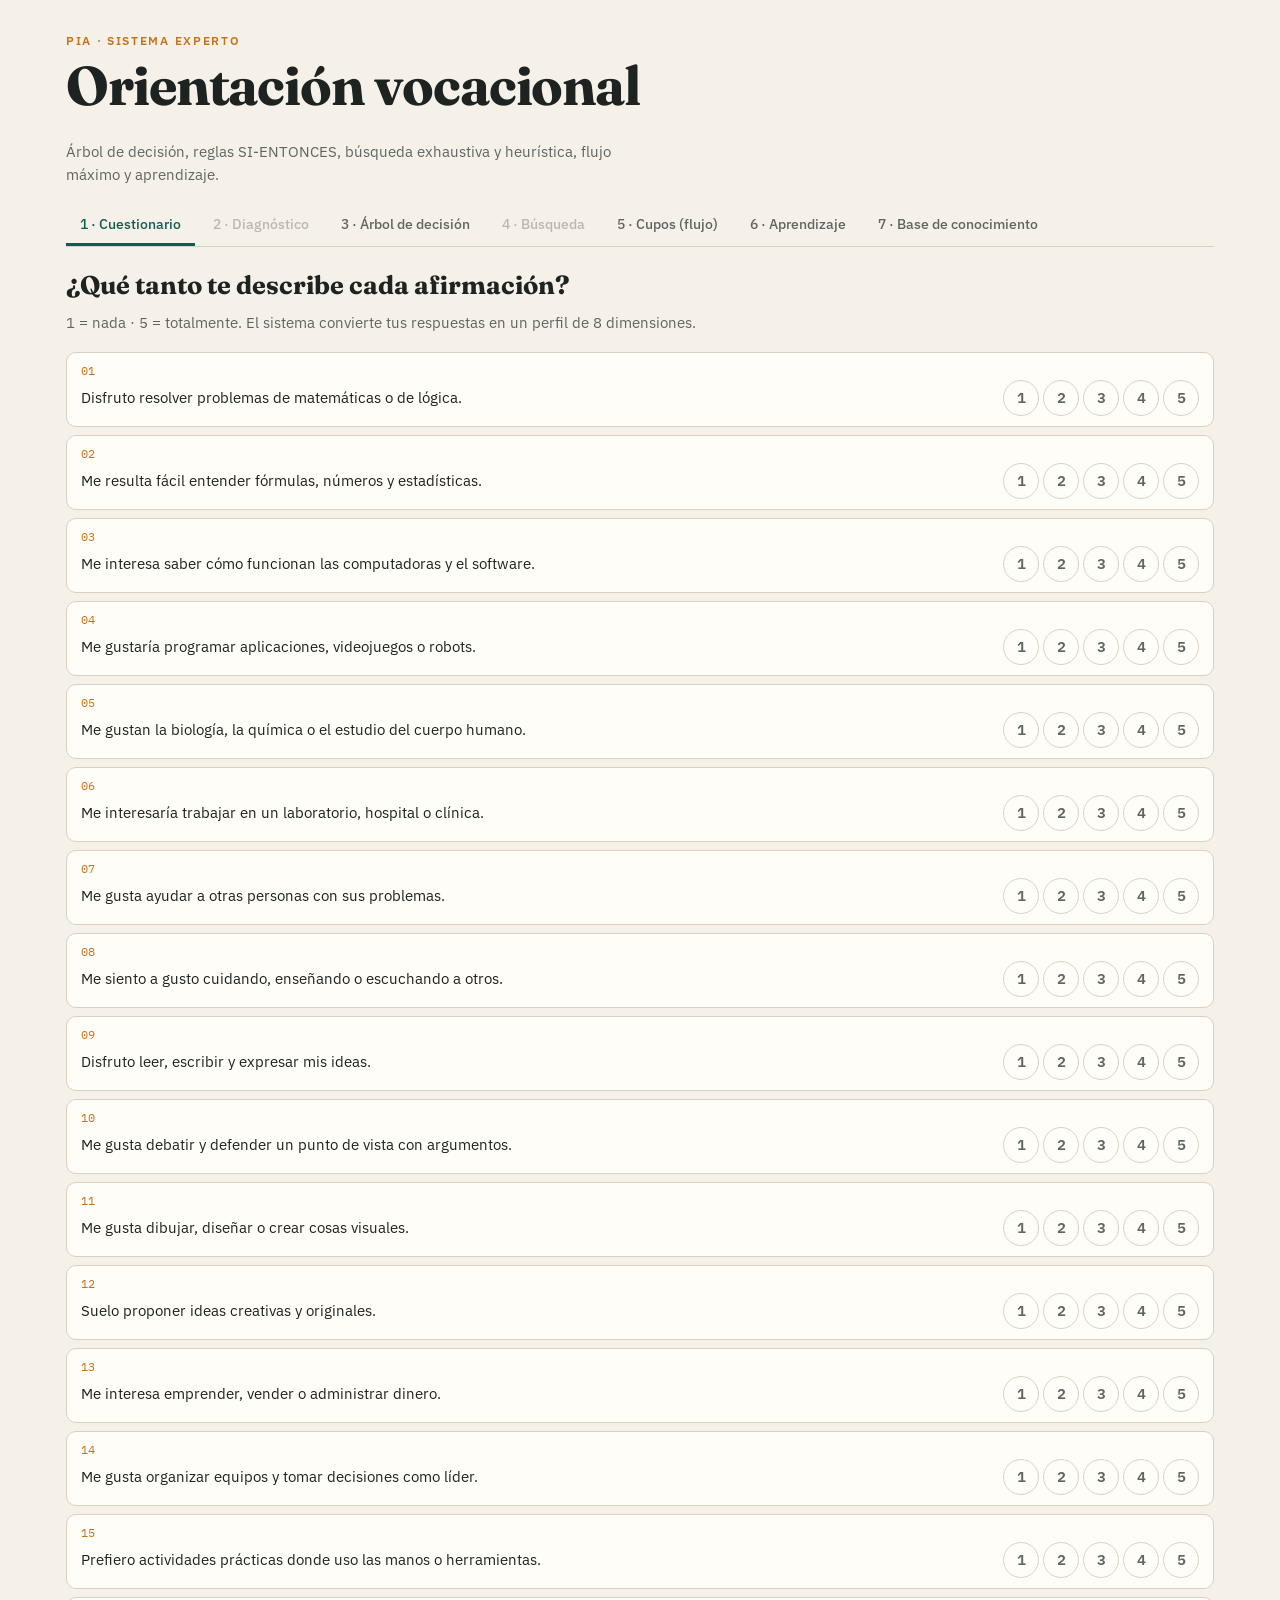
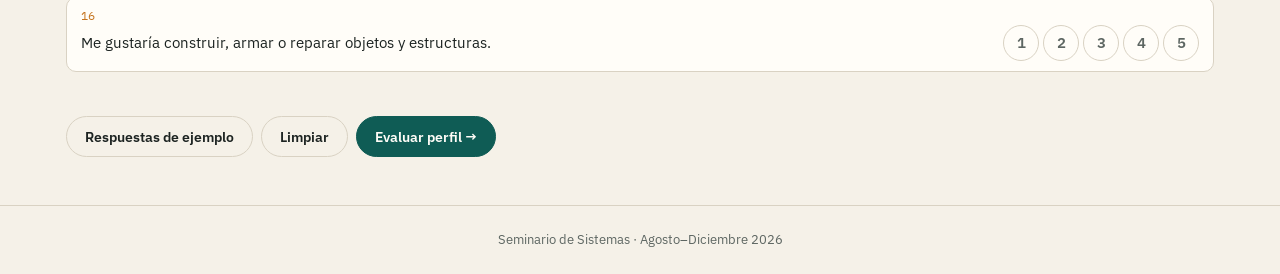
<file: sistema-experto/index.html>
<!doctype html>
<html lang="es">
<head>
<meta charset="utf-8">
<meta name="viewport" content="width=device-width, initial-scale=1">
<title>Sistema Experto Vocacional</title>
<link rel="preconnect" href="https://fonts.googleapis.com">
<link href="https://fonts.googleapis.com/css2?family=Fraunces:opsz,wght@9..144,500;9..144,700&family=IBM+Plex+Sans:wght@400;500;600&family=IBM+Plex+Mono&display=swap" rel="stylesheet">
<link rel="stylesheet" href="styles.css">
</head>
<body>
<header class="top">
  <div class="brand">
    <span class="kicker">PIA · Sistema experto</span>
    <h1>Orientación vocacional</h1>
    <p>Árbol de decisión, reglas SI-ENTONCES, búsqueda exhaustiva y heurística, flujo máximo y aprendizaje.</p>
  </div>
  <nav class="tabs" aria-label="Módulos">
    <button data-tab="cuestionario" class="active">1 · Cuestionario</button>
    <button data-tab="diagnostico" disabled>2 · Diagnóstico</button>
    <button data-tab="arbol">3 · Árbol de decisión</button>
    <button data-tab="busqueda" disabled>4 · Búsqueda</button>
    <button data-tab="cupos">5 · Cupos (flujo)</button>
    <button data-tab="aprendizaje">6 · Aprendizaje</button>
    <button data-tab="conocimiento">7 · Base de conocimiento</button>
  </nav>
</header>

<main>
  <section id="cuestionario" class="panel active">
    <div class="intro">
      <h2>¿Qué tanto te describe cada afirmación?</h2>
      <p>1 = nada · 5 = totalmente. El sistema convierte tus respuestas en un perfil de 8 dimensiones.</p>
    </div>
    <form id="form" novalidate>
      <ol id="questions" class="questions"></ol>
      <p id="formError" class="error" role="alert"></p>
      <div class="actions">
        <button type="button" id="btnSample" class="ghost">Respuestas de ejemplo</button>
        <button type="reset" class="ghost">Limpiar</button>
        <button type="submit" class="primary">Evaluar perfil →</button>
      </div>
    </form>
  </section>

  <section id="diagnostico" class="panel"></section>

  <section id="arbol" class="panel">
    <div class="intro">
      <h2>Árbol de decisión</h2>
      <p>Cada nodo pregunta si una dimensión del perfil supera un umbral. Se resalta el camino recorrido con tu perfil.</p>
    </div>
    <div class="scroll"><div id="treeBox"></div></div>
    <div id="pathBox"></div>
    <h3>Recorridos del árbol</h3>
    <div id="travBox" class="trav"></div>
  </section>

  <section id="busqueda" class="panel"></section>

  <section id="cupos" class="panel">
    <div class="intro">
      <h2>Asignación de cupos · Flujo máximo</h2>
      <p>Red: fuente → alumno (capacidad 1) → carrera compatible (capacidad 1) → sumidero (capacidad = cupos).
        Edmonds-Karp encuentra el flujo máximo; por el teorema de flujo máximo y corte mínimo, su valor es igual a la capacidad del corte mínimo.</p>
    </div>
    <div class="flowctl">
      <label>Compatibilidad mínima: <strong id="minCompatOut">80%</strong>
        <input type="range" id="minCompat" min="60" max="95" value="80"></label>
      <button type="button" id="btnFlow" class="primary">Asignar cupos</button>
    </div>
    <div id="seats" class="seats"></div>
    <div id="flowOut"></div>
  </section>

  <section id="aprendizaje" class="panel">
    <div class="intro">
      <h2>Aprendizaje (LVQ)</h2>
      <p>Cada carrera tiene un prototipo (vector de afinidades). Con retroalimentación, el prototipo correcto se acerca al perfil del alumno
        y el incorrecto se aleja: <code>w ← w ± α (x − w)</code>. Los prototipos aprendidos alimentan la búsqueda y el ranking.</p>
    </div>
    <div class="grid2">
      <div class="card">
        <h3>Retroalimentación del usuario</h3>
        <div id="feedback"><p class="muted">Primero evalúa tu perfil en el cuestionario.</p></div>
      </div>
      <div class="card">
        <h3>Simulación con egresados</h3>
        <p class="muted">Se generan 128 perfiles de egresados reales que difieren del conocimiento inicial del experto.
          Se mide la exactitud del sistema en cada época de entrenamiento.</p>
        <div class="actions">
          <button type="button" id="btnSim" class="primary">Simular aprendizaje</button>
          <button type="button" id="btnReset" class="ghost">Restablecer prototipos</button>
        </div>
        <div id="simOut"></div>
      </div>
    </div>
    <div id="learnOut"></div>
  </section>

  <section id="conocimiento" class="panel"></section>
</main>

<footer>Seminario de Sistemas · Agosto–Diciembre 2026</footer>

<script src="engine.js"></script>
<script src="app.js"></script>
</body>
</html>
</file>
<file: sistema-experto/styles.css>
:root {
  --paper: #f5f1e8;
  --surface: #fffdf8;
  --ink: #1c2321;
  --muted: #5d6662;
  --line: #d9d2c3;
  --accent: #0f5c55;
  --accent-soft: #d6e9e5;
  --hot: #c4731d;
  --hot-soft: #f7e3c8;
  --bad: #a3362a;
  --serif: 'Fraunces', Georgia, serif;
  --sans: 'IBM Plex Sans', system-ui, sans-serif;
  --mono: 'IBM Plex Mono', ui-monospace, monospace;
  --radius: 10px;
  --shadow: 0 1px 0 rgba(0,0,0,.04), 0 8px 24px -12px rgba(28,35,33,.25);
}
@media (prefers-color-scheme: dark) {
  :root {
    --paper: #131716; --surface: #1b211f; --ink: #e8e4da; --muted: #9aa39f; --line: #2f3835;
    --accent: #5cc2b4; --accent-soft: #1d3a36; --hot: #e9a14f; --hot-soft: #3a2b18; --bad: #ef7d6d;
  }
}

* { box-sizing: border-box; }
body { margin: 0; background: var(--paper); color: var(--ink); font: 15px/1.55 var(--sans); }
h1, h2, h3 { font-family: var(--serif); font-weight: 700; line-height: 1.15; margin: 0 0 .4em; }
h2 { font-size: 1.6rem; }
h3 { font-size: 1.15rem; margin-top: 1.4em; }
code, .mono { font-family: var(--mono); font-size: .9em; }
.muted { color: var(--muted); }

.top { padding: 28px 16px 0; max-width: 1180px; margin: 0 auto; }
.kicker { font: 600 .75rem var(--sans); letter-spacing: .14em; text-transform: uppercase; color: var(--hot); }
.brand h1 { font-size: clamp(2rem, 1.2rem + 3vw, 3.4rem); letter-spacing: -.02em; margin-top: 4px; }
.brand p { color: var(--muted); max-width: 62ch; margin: 0 0 18px; }

.tabs { display: flex; gap: 4px; overflow-x: auto; border-bottom: 1px solid var(--line); }
.tabs button {
  border: 0; background: none; color: var(--muted); font: 500 .9rem var(--sans); padding: 10px 14px;
  border-bottom: 3px solid transparent; cursor: pointer; white-space: nowrap; transition: color .15s, border-color .15s;
}
.tabs button:hover:not(:disabled) { color: var(--ink); }
.tabs button.active { color: var(--accent); border-color: var(--accent); }
.tabs button:disabled { opacity: .4; cursor: not-allowed; }

main { max-width: 1180px; margin: 0 auto; padding: 24px 16px 48px; }
.panel { display: none; animation: rise .25s ease-out; }
.panel.active { display: block; }
@keyframes rise { from { opacity: 0; transform: translateY(6px); } to { opacity: 1; transform: none; } }
.intro { margin-bottom: 18px; }
.intro p { color: var(--muted); max-width: 80ch; margin: 0; }

.questions { list-style: none; padding: 0; margin: 0; display: grid; gap: 8px; counter-reset: q; }
.questions li {
  counter-increment: q; display: grid; grid-template-columns: 1fr auto; gap: 12px; align-items: center;
  background: var(--surface); border: 1px solid var(--line); border-radius: var(--radius); padding: 10px 14px;
}
.questions li::before { content: counter(q, decimal-leading-zero); font: .75rem var(--mono); color: var(--hot); grid-column: 1 / -1; margin-bottom: -10px; }
.questions li.missing { border-color: var(--bad); }
.likert { display: flex; gap: 4px; }
.likert label { position: relative; }
.likert input { position: absolute; opacity: 0; inset: 0; cursor: pointer; }
.likert span {
  display: grid; place-items: center; width: 36px; height: 36px; border-radius: 50%;
  border: 1px solid var(--line); font-weight: 600; color: var(--muted); transition: all .12s;
}
.likert input:checked + span { background: var(--accent); border-color: var(--accent); color: var(--surface); transform: scale(1.06); }
.likert input:focus-visible + span { outline: 2px solid var(--hot); outline-offset: 2px; }
.likert label:hover span { border-color: var(--accent); }

.actions { display: flex; gap: 8px; flex-wrap: wrap; margin-top: 16px; }
button.primary, button.ghost {
  font: 600 .9rem var(--sans); padding: 10px 18px; border-radius: 999px; cursor: pointer; transition: transform .1s, background .15s;
}
button.primary { background: var(--accent); color: var(--surface); border: 1px solid var(--accent); }
button.ghost { background: transparent; color: var(--ink); border: 1px solid var(--line); }
button.primary:hover, button.ghost:hover { transform: translateY(-1px); }
button.primary:active, button.ghost:active { transform: translateY(0); }
.error { color: var(--bad); min-height: 1.2em; margin: 10px 0 0; }

.card { background: var(--surface); border: 1px solid var(--line); border-radius: var(--radius); padding: 18px; box-shadow: var(--shadow); }
.card h3:first-child { margin-top: 0; }
.grid2 { display: grid; grid-template-columns: repeat(auto-fit, minmax(300px, 1fr)); gap: 16px; }
.grid3 { display: grid; grid-template-columns: repeat(auto-fit, minmax(220px, 1fr)); gap: 16px; }

.verdict { display: grid; grid-template-columns: minmax(0, 1.4fr) minmax(0, 1fr); gap: 16px; }
@media (max-width: 760px) { .verdict { grid-template-columns: 1fr; } }
.hero { background: var(--accent); color: var(--surface); border-radius: var(--radius); padding: 24px; position: relative; overflow: hidden; }
.hero .kicker { color: var(--hot-soft); }
.hero h2 { font-size: clamp(1.6rem, 1rem + 2.4vw, 2.6rem); margin: 6px 0 4px; }
.hero .big { font: 700 3rem var(--serif); position: absolute; right: 20px; bottom: 6px; opacity: .25; }
.hero p { margin: 0; opacity: .9; }

.bars { display: grid; gap: 6px; }
.bar { display: grid; grid-template-columns: 170px 1fr 44px; gap: 8px; align-items: center; font-size: .85rem; }
.bar .track { height: 10px; background: var(--accent-soft); border-radius: 99px; overflow: hidden; }
.bar .fill { height: 100%; background: var(--accent); border-radius: 99px; transform-origin: left; animation: grow .5s ease-out; }
.bar .num { font-family: var(--mono); text-align: right; }
@keyframes grow { from { transform: scaleX(0); } }

.steps { list-style: none; padding: 0; margin: 0; display: grid; gap: 6px; }
.steps li { display: grid; grid-template-columns: 34px 1fr auto; gap: 10px; align-items: center; padding: 8px 10px; border-radius: 8px; background: var(--paper); }
.steps .id { font: 700 .9rem var(--mono); color: var(--hot); }
.tag { font: 600 .75rem var(--sans); padding: 2px 10px; border-radius: 99px; }
.tag.yes { background: var(--accent-soft); color: var(--accent); }
.tag.no { background: var(--hot-soft); color: var(--hot); }

table { width: 100%; border-collapse: collapse; font-size: .88rem; }
th, td { text-align: left; padding: 7px 8px; border-bottom: 1px solid var(--line); }
th { font-weight: 600; color: var(--muted); font-size: .78rem; text-transform: uppercase; letter-spacing: .05em; }
td.num { font-family: var(--mono); text-align: right; }
tr.top1 td { background: var(--accent-soft); }
.tablewrap { overflow-x: auto; }

.stat { font: 700 2.4rem var(--serif); color: var(--accent); line-height: 1; }
.stat small { font: 500 .85rem var(--sans); color: var(--muted); }
.chips { display: flex; flex-wrap: wrap; gap: 4px; margin-top: 8px; }
.chip { font: .75rem var(--mono); padding: 2px 7px; border-radius: 6px; background: var(--paper); border: 1px solid var(--line); }
.chip.leaf { border-color: var(--accent); color: var(--accent); }

.scroll { overflow-x: auto; background: var(--surface); border: 1px solid var(--line); border-radius: var(--radius); padding: 8px; }
#treeBox svg { min-width: 1100px; width: 100%; height: auto; display: block; }
.dtree .link { stroke: var(--line); stroke-width: 2; }
.dtree .link.on { stroke: var(--hot); stroke-width: 4; }
.dtree .elabel { font: 10px var(--sans); fill: var(--muted); }
.dtree rect { fill: var(--surface); stroke: var(--accent); stroke-width: 1.5; }
.dtree .qid { font: 700 13px var(--serif); fill: var(--ink); }
.dtree .qtest { font: 10px var(--mono); fill: var(--muted); }
.dtree .leaf rect { fill: var(--accent-soft); }
.dtree .leaf text { font: 600 12px var(--mono); fill: var(--accent); }
.dtree .leaf.nd rect { fill: var(--paper); stroke-dasharray: 4 3; }
.dtree .on rect { fill: var(--hot); stroke: var(--hot); }
.dtree .on text { fill: #fff; }
.trav { display: grid; gap: 8px; }
.trav div { background: var(--surface); border: 1px solid var(--line); border-radius: 8px; padding: 8px 12px; font: .8rem var(--mono); }
.trav b { font-family: var(--sans); display: block; margin-bottom: 2px; }

.flowctl { display: flex; gap: 16px; align-items: center; flex-wrap: wrap; margin-bottom: 12px; }
.flowctl input { vertical-align: middle; accent-color: var(--accent); }
.seats { display: grid; grid-template-columns: repeat(auto-fill, minmax(150px, 1fr)); gap: 6px; margin-bottom: 16px; }
.seats label { display: flex; justify-content: space-between; align-items: center; background: var(--surface); border: 1px solid var(--line); border-radius: 8px; padding: 6px 10px; font: .8rem var(--mono); }
.seats input { width: 48px; font: inherit; padding: 2px 4px; border: 1px solid var(--line); border-radius: 4px; background: var(--paper); color: var(--ink); }

.rule { font: .82rem var(--mono); padding: 6px 10px; border-left: 3px solid var(--line); margin: 4px 0; background: var(--surface); }
.rule.fired { border-color: var(--hot); background: var(--hot-soft); }
select, input[type=number] { font: inherit; padding: 6px 8px; border-radius: 6px; border: 1px solid var(--line); background: var(--paper); color: var(--ink); }
.curve { width: 100%; height: auto; margin-top: 12px; }
.curve .axis { stroke: var(--line); }
.curve .ln { fill: none; stroke: var(--accent); stroke-width: 2.5; }
.curve circle { fill: var(--accent); }
.curve text { font: 10px var(--mono); fill: var(--muted); }

footer { text-align: center; color: var(--muted); font-size: .8rem; padding: 24px 16px; border-top: 1px solid var(--line); }
@media (max-width: 600px) {
  .questions li { grid-template-columns: 1fr; }
  .bar { grid-template-columns: 110px 1fr 40px; }
}
@media (prefers-reduced-motion: reduce) { * { animation: none !important; transition: none !important; } }
</file>
